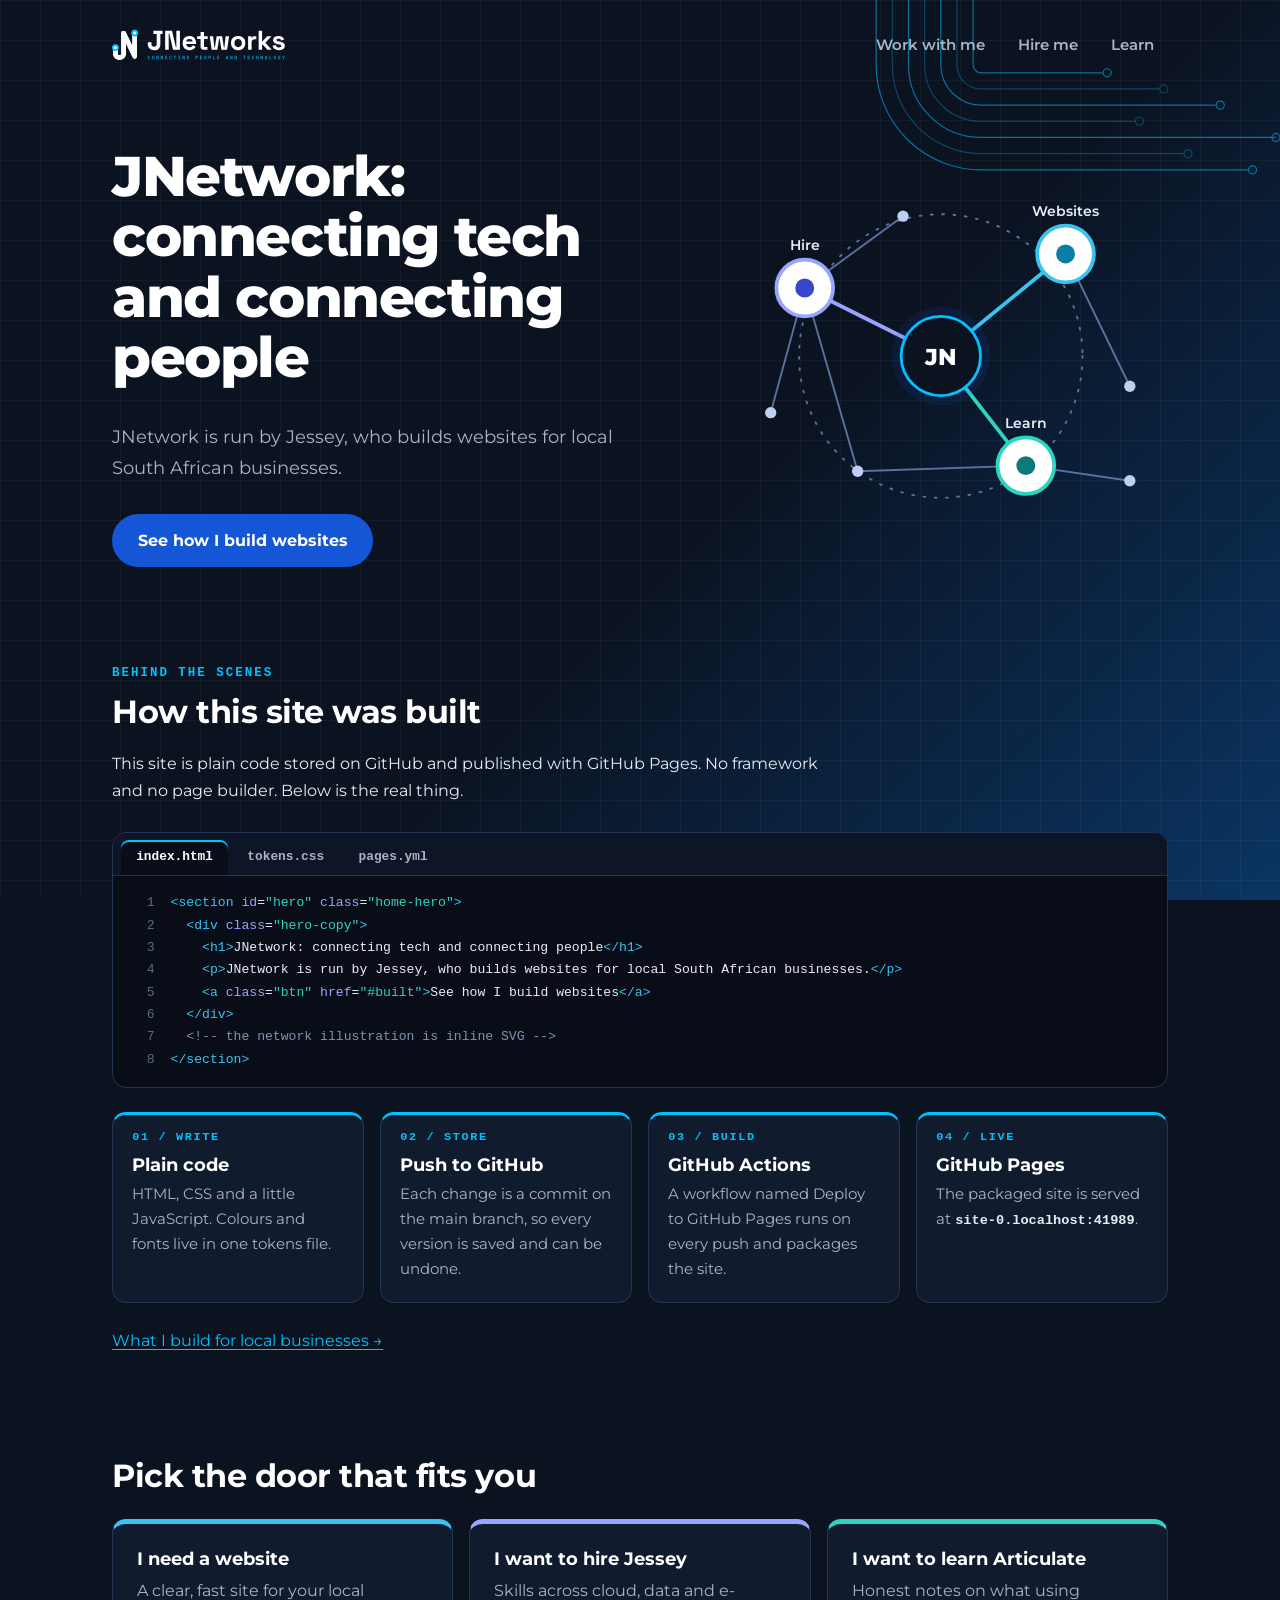
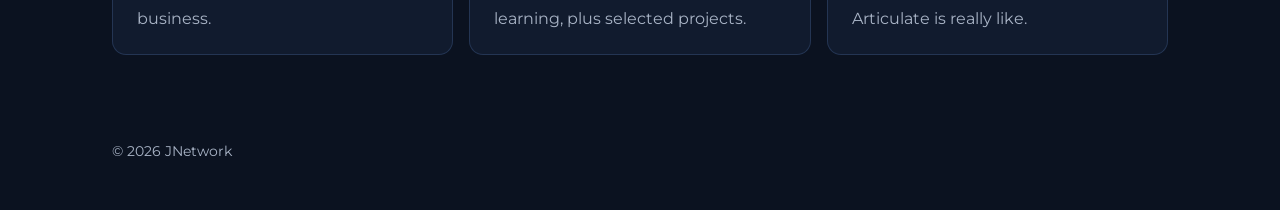
<file: index.html>
<!doctype html>
<html lang="en">
<head>
  <meta charset="utf-8">
  <meta name="viewport" content="width=device-width, initial-scale=1">
  <link rel="icon" href="assets/img/favicon.svg" type="image/svg+xml">
  <meta name="theme-color" content="#0b1220">
  <title>JNetwork | Hub</title>
  <meta name="description" content="JNetwork: connecting tech and connecting people. Websites for local South African businesses, plus cloud, data and e-learning work.">
  <link rel="preconnect" href="https://fonts.googleapis.com">
  <link rel="preconnect" href="https://fonts.gstatic.com" crossorigin>
  <link rel="stylesheet" href="https://fonts.googleapis.com/css2?family=Montserrat:wght@400;600;700;800&display=swap">
  <link rel="stylesheet" href="assets/css/tokens.css">
  <link rel="stylesheet" href="assets/css/base.css">
</head>
<body data-page="home">
  <a class="skip" href="#main">Skip to content</a>
  <header id="site-header"></header>
  <main id="main" class="wrap">
    <section id="hero" class="home-hero">
      <div class="hero-copy">
        <h1>JNetwork: connecting tech and connecting people</h1>
        <p>JNetwork is run by Jessey, who builds websites for local South African businesses.</p>
        <a class="btn" href="#built" data-track="cta-home-hero">See how I build websites</a>
      </div>
      <svg class="hero-art" viewBox="0 0 480 400" aria-hidden="true" focusable="false">
        <g class="faint" fill="none" stroke="#5b72a0" stroke-width="2" stroke-linecap="round">
          <circle cx="240" cy="200" r="150" stroke-dasharray="2 10"/>
          <path d="M96 128 L60 260"/><path d="M96 128 L200 52"/><path d="M372 92 L440 232"/>
          <path d="M330 316 L440 332"/><path d="M330 316 L152 322"/><path d="M96 128 L152 322"/>
        </g>
        <g fill="#bcd0f0"><circle cx="60" cy="260" r="6"/><circle cx="200" cy="52" r="6"/><circle cx="440" cy="232" r="6"/>
          <circle cx="440" cy="332" r="6"/><circle cx="152" cy="322" r="6"/></g>
        <g class="links" fill="none" stroke-width="4" stroke-linecap="round">
          <path pathLength="1" d="M240 200 L372 92" stroke="#38c4ee"/>
          <path pathLength="1" d="M240 200 L96 128" stroke="#9aa4ff"/>
          <path pathLength="1" d="M240 200 L330 316" stroke="#2dd4bf"/>
        </g>
        <g stroke-width="4" fill="#ffffff">
          <circle cx="372" cy="92" r="30" stroke="#38c4ee"/><circle cx="96" cy="128" r="30" stroke="#9aa4ff"/><circle cx="330" cy="316" r="30" stroke="#2dd4bf"/>
        </g>
        <g><circle cx="372" cy="92" r="10" fill="#0a7ea4"/><circle cx="96" cy="128" r="10" fill="#3a46c8"/><circle cx="330" cy="316" r="10" fill="#0b7a7a"/></g>
        <circle cx="240" cy="200" r="52" fill="#1456d6" opacity=".12"/>
        <circle cx="240" cy="200" r="42" fill="#0b1220" stroke="#00c2ff" stroke-width="3"/>
        <text x="240" y="209" text-anchor="middle" font-size="24" font-weight="800" fill="#ffffff" font-family="Montserrat,system-ui,sans-serif">JN</text>
        <g font-family="Montserrat,system-ui,sans-serif" font-size="15" font-weight="600" fill="#e8edf6" text-anchor="middle">
          <text x="372" y="52">Websites</text><text x="96" y="88">Hire</text><text x="330" y="276">Learn</text>
        </g>
      </svg>
    </section>
    <section id="built" class="built" aria-labelledby="built-title">
      <div class="built-head">
        <p class="built-eyebrow">Behind the scenes</p>
        <h2 id="built-title">How this site was built</h2>
        <p>This site is plain code stored on GitHub and published with GitHub Pages. No framework and no page builder. Below is the real thing.</p>
      </div>
      <div class="built-grid">
        <div class="win" role="group" aria-label="Code from this site">
          <div class="win-bar" role="tablist" aria-label="Files">
            <button class="tab" role="tab" id="tab-html" aria-controls="panel-html" aria-selected="true">index.html</button>
            <button class="tab" role="tab" id="tab-css" aria-controls="panel-css" aria-selected="false" tabindex="-1">tokens.css</button>
            <button class="tab" role="tab" id="tab-yml" aria-controls="panel-yml" aria-selected="false" tabindex="-1">pages.yml</button>
          </div>
          <div role="tabpanel" id="panel-html" aria-labelledby="tab-html" tabindex="0"><pre><code><span class="l"><span class="t">&lt;section</span> <span class="a">id</span>=<span class="s">"hero"</span> <span class="a">class</span>=<span class="s">"home-hero"</span><span class="t">&gt;</span></span><span class="l">  <span class="t">&lt;div</span> <span class="a">class</span>=<span class="s">"hero-copy"</span><span class="t">&gt;</span></span><span class="l">    <span class="t">&lt;h1&gt;</span>JNetwork: connecting tech and connecting people<span class="t">&lt;/h1&gt;</span></span><span class="l">    <span class="t">&lt;p&gt;</span>JNetwork is run by Jessey, who builds websites for local South African businesses.<span class="t">&lt;/p&gt;</span></span><span class="l">    <span class="t">&lt;a</span> <span class="a">class</span>=<span class="s">"btn"</span> <span class="a">href</span>=<span class="s">"#built"</span><span class="t">&gt;</span>See how I build websites<span class="t">&lt;/a&gt;</span></span><span class="l">  <span class="t">&lt;/div&gt;</span></span><span class="l">  <span class="c">&lt;!-- the network illustration is inline SVG --&gt;</span></span><span class="l"><span class="t">&lt;/section&gt;</span></span></code></pre></div>
          <div role="tabpanel" id="panel-css" aria-labelledby="tab-css" tabindex="0" hidden><pre><code><span class="l"><span class="t">:root</span> {</span><span class="l">  <span class="a">--c-bg</span>: <span class="s">#0b1220</span>;</span><span class="l">  <span class="a">--c-surface</span>: <span class="s">#111b2e</span>;</span><span class="l">  <span class="a">--c-text</span>: <span class="s">#e8edf6</span>;</span><span class="l">  <span class="a">--c-primary</span>: <span class="s">#1456d6</span>;</span><span class="l">  <span class="a">--c-accent-business</span>: <span class="s">#0a7ea4</span>;</span><span class="l">  <span class="a">--c-accent-employer</span>: <span class="s">#3a46c8</span>;</span><span class="l">  <span class="a">--c-accent-content</span>: <span class="s">#0b7a7a</span>;</span><span class="l">  <span class="c">/* …more tokens… */</span></span><span class="l">  <span class="a">--font-body</span>: <span class="s">"Montserrat", "Segoe UI", system-ui, -apple-system, Roboto, sans-serif</span>;</span><span class="l">}</span></code></pre></div>
          <div role="tabpanel" id="panel-yml" aria-labelledby="tab-yml" tabindex="0" hidden><pre><code><span class="l"><span class="t">name:</span> <span class="s">Deploy to GitHub Pages</span></span><span class="l"><span class="t">on:</span></span><span class="l">  <span class="t">push:</span></span><span class="l">    <span class="t">branches:</span> <span class="s">[main]</span></span><span class="l">  <span class="t">workflow_dispatch:</span></span><span class="l"><span class="c"># permissions and concurrency omitted here</span></span><span class="l"><span class="t">jobs:</span></span><span class="l">  <span class="t">deploy:</span></span><span class="l">    <span class="t">runs-on:</span> <span class="s">ubuntu-latest</span></span><span class="l">    <span class="t">steps:</span></span><span class="l">      - <span class="t">uses:</span> <span class="s">actions/checkout@v4</span></span><span class="l">      - <span class="t">uses:</span> <span class="s">actions/configure-pages@v5</span></span><span class="l">      - <span class="t">uses:</span> <span class="s">actions/upload-pages-artifact@v3</span></span><span class="l">        <span class="t">with:</span></span><span class="l">          <span class="t">path:</span> <span class="s">.</span></span><span class="l">      - <span class="t">id:</span> <span class="s">deployment</span></span><span class="l">        <span class="t">uses:</span> <span class="s">actions/deploy-pages@v4</span></span></code></pre></div>
        </div>
      </div>
      <ol class="flow" aria-label="How a change goes live">
        <li><span class="no">01 / Write</span><h3>Plain code</h3><p>HTML, CSS and a little JavaScript. Colours and fonts live in one tokens file.</p></li>
        <li><span class="no">02 / Store</span><h3>Push to GitHub</h3><p>Each change is a commit on the main branch, so every version is saved and can be undone.</p></li>
        <li><span class="no">03 / Build</span><h3>GitHub Actions</h3><p>A workflow named Deploy to GitHub Pages runs on every push and packages the site.</p></li>
        <li><span class="no">04 / Live</span><h3>GitHub Pages</h3><p>The packaged site is served at <code id="live-address">jnetwork14.github.io/website</code>.</p></li>
      </ol>
      <p class="built-more"><a href="business.html" data-track="built-to-business">What I build for local businesses →</a></p>
    </section>
    <section id="doors">
      <h2>Pick the door that fits you</h2>
      <ul class="tiles">
        <li><a class="tile tile-business" href="business.html" data-track="tile-business">
          <h3>I need a website</h3><p>A clear, fast site for your local business.</p></a></li>
        <li><a class="tile tile-employer" href="employer.html" data-track="tile-employer">
          <h3>I want to hire Jessey</h3><p>Skills across cloud, data and e-learning, plus selected projects.</p></a></li>
        <li><a class="tile tile-content" href="content.html" data-track="tile-content">
          <h3>I want to learn Articulate</h3><p>Honest notes on what using Articulate is really like.</p></a></li>
      </ul>
    </section>
  </main>
  <footer id="site-footer"></footer>
  <script src="assets/js/config.js"></script>
  <script src="assets/js/site.js"></script>
  <script src="assets/js/built.js" defer></script>
</body>
</html>
</file>
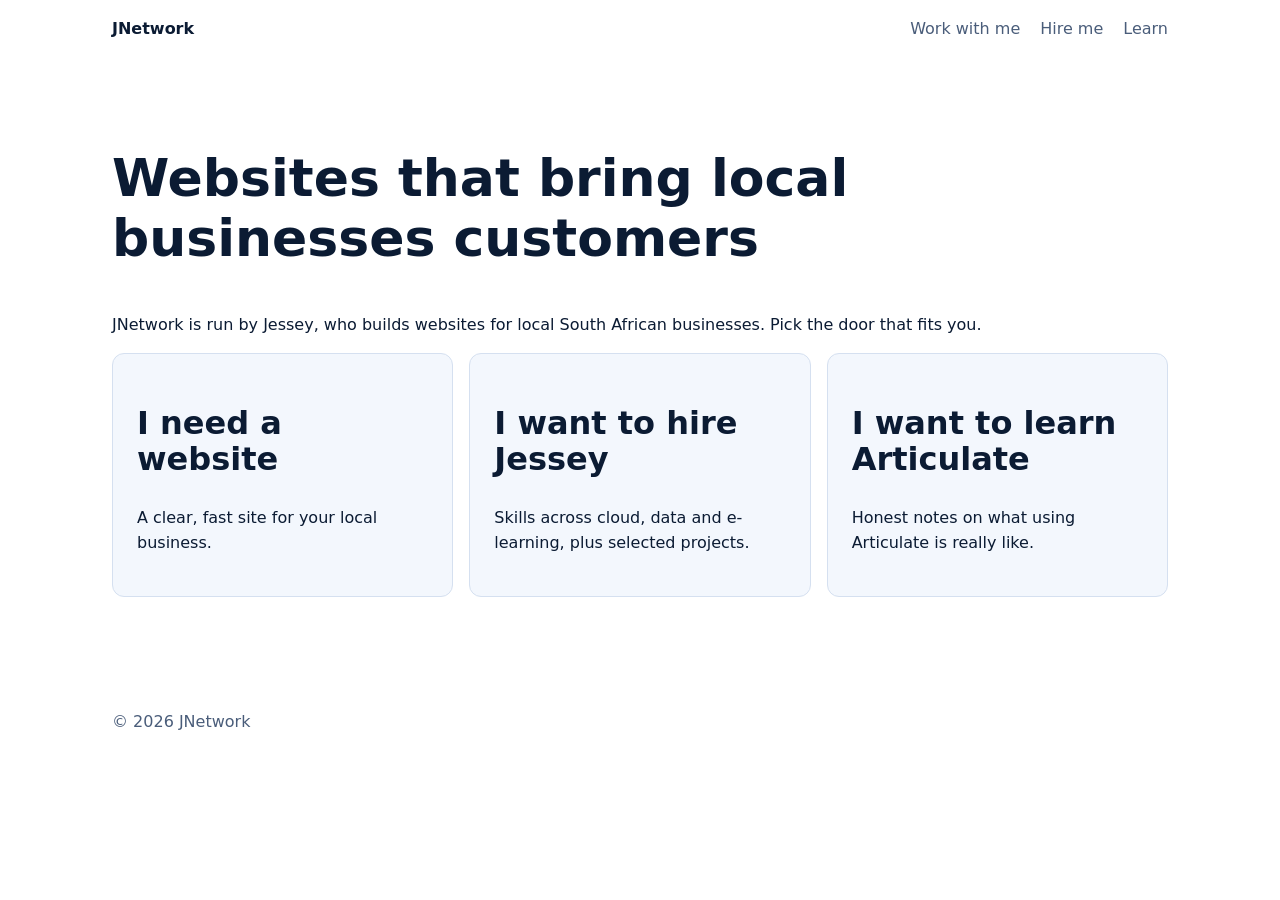
<file: jnetwork-website/index.html>
<!doctype html>
<html lang="en">
<head>
  <meta charset="utf-8">
  <meta name="viewport" content="width=device-width, initial-scale=1">
  <title>JNetwork | Hub</title>
  <meta name="description" content="JNetwork builds clear, fast websites that bring local South African businesses customers.">
  <link rel="stylesheet" href="assets/css/tokens.css">
  <link rel="stylesheet" href="assets/css/base.css">
</head>
<body data-page="home">
  <a class="skip" href="#main">Skip to content</a>
  <header id="site-header"></header>
  <main id="main" class="wrap">
    <section>
      <h1>Websites that bring local businesses customers</h1>
      <p>JNetwork is run by Jessey, who builds websites for local South African businesses. Pick the door that fits you.</p>
      <ul class="tiles">
        <li><a class="tile" href="business.html" data-track="tile-business">
          <h2>I need a website</h2><p>A clear, fast site for your local business.</p></a></li>
        <li><a class="tile" href="employer.html" data-track="tile-employer">
          <h2>I want to hire Jessey</h2><p>Skills across cloud, data and e-learning, plus selected projects.</p></a></li>
        <li><a class="tile" href="content.html" data-track="tile-content">
          <h2>I want to learn Articulate</h2><p>Honest notes on what using Articulate is really like.</p></a></li>
      </ul>
    </section>
  </main>
  <footer id="site-footer"></footer>
  <script src="assets/js/config.js"></script>
  <script src="assets/js/site.js"></script>
</body>
</html>
</file>
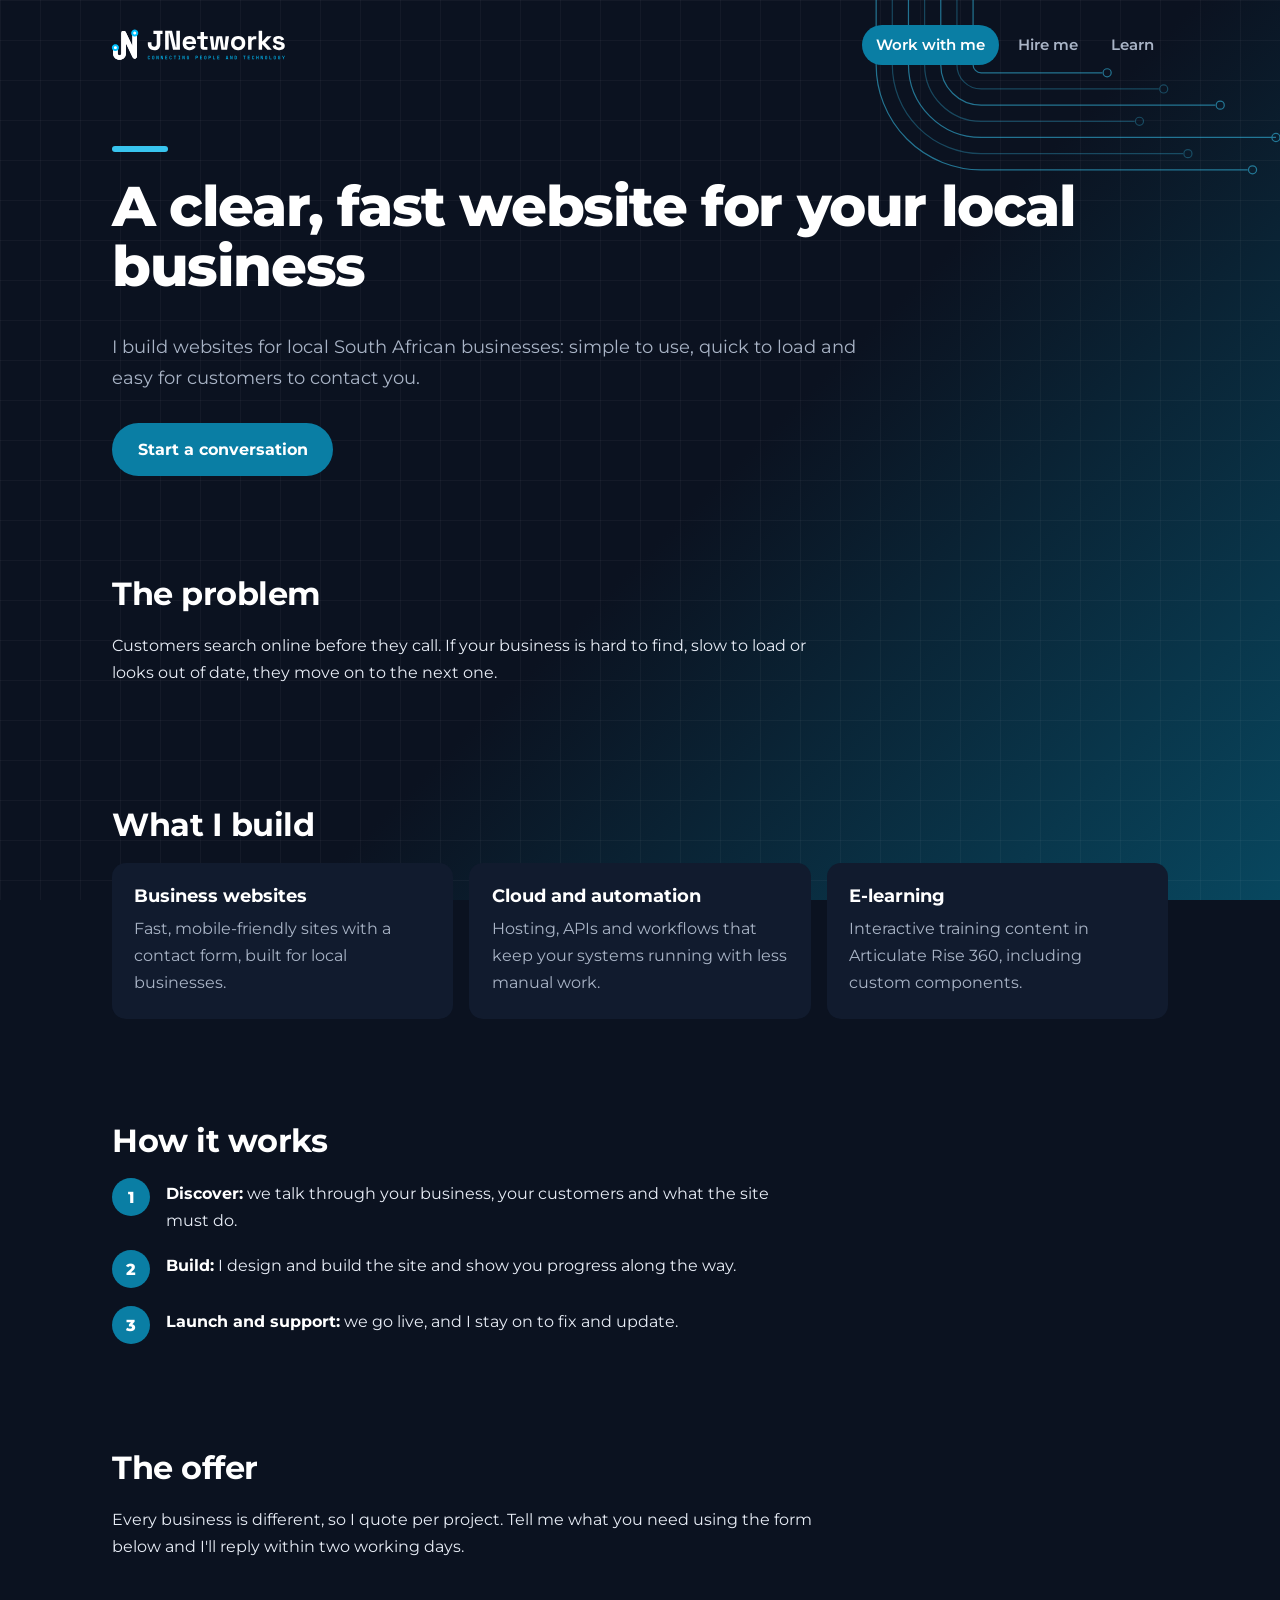
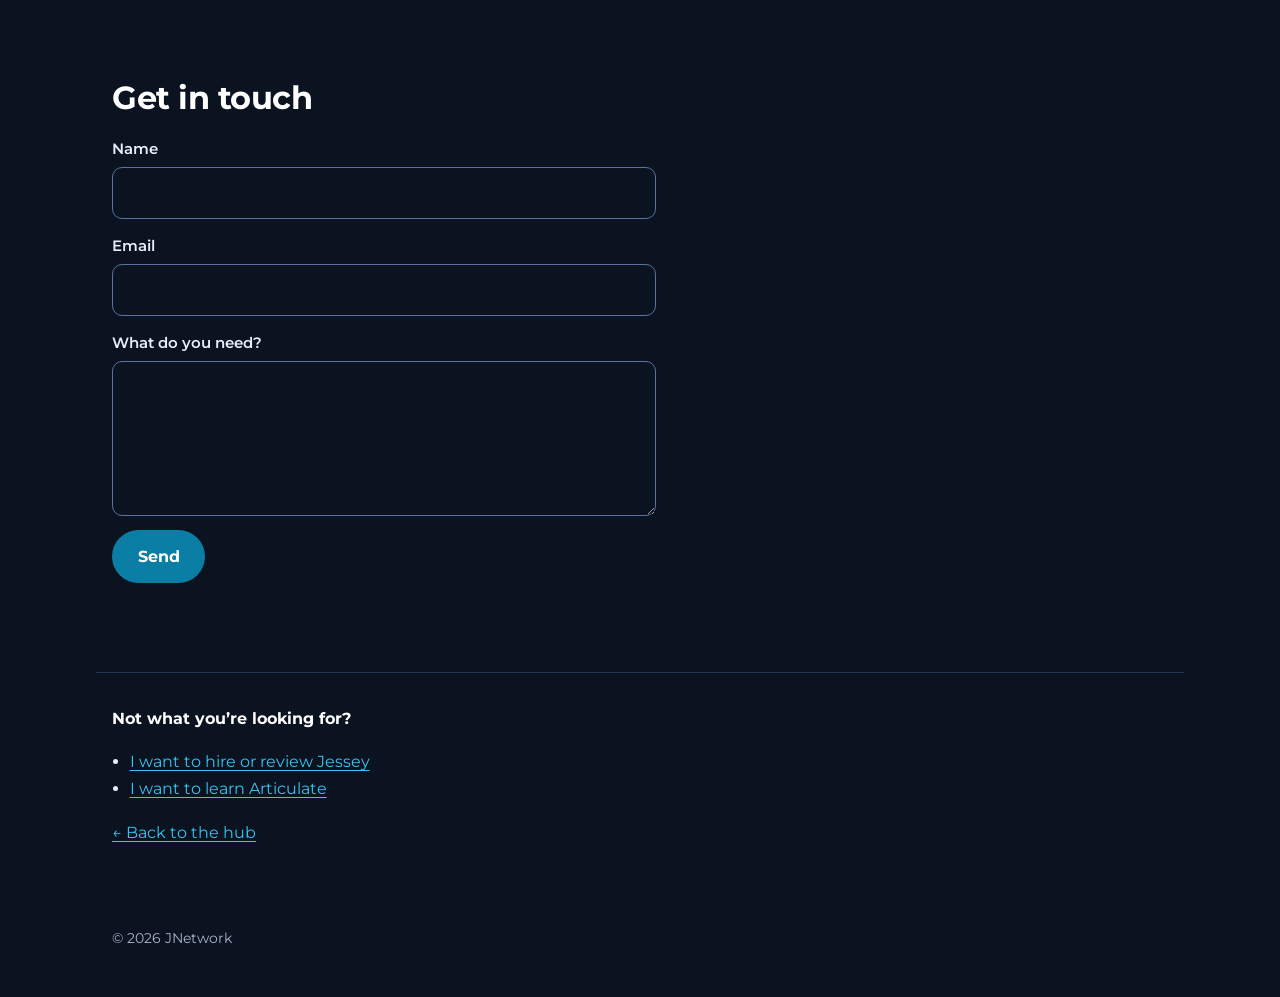
<file: business.html>
<!doctype html>
<html lang="en">
<head>
  <meta charset="utf-8">
  <meta name="viewport" content="width=device-width, initial-scale=1">
  <link rel="icon" href="assets/img/favicon.svg" type="image/svg+xml">
  <meta name="theme-color" content="#0b1220">
  <title>JNetwork | Work with me</title>
  <meta name="description" content="Clear, fast websites for local South African businesses. Request a quote from JNetwork.">
  <link rel="preconnect" href="https://fonts.googleapis.com">
  <link rel="preconnect" href="https://fonts.gstatic.com" crossorigin>
  <link rel="stylesheet" href="https://fonts.googleapis.com/css2?family=Montserrat:wght@400;600;700;800&display=swap">
  <link rel="stylesheet" href="assets/css/tokens.css">
  <link rel="stylesheet" href="assets/css/base.css">
</head>
<body data-page="business">
  <a class="skip" href="#main">Skip to content</a>
  <header id="site-header"></header>
  <main id="main" class="wrap">
    <section id="hero">
      <h1>A clear, fast website for your local business</h1>
      <p>I build websites for local South African businesses: simple to use, quick to load and easy for customers to contact you.</p>
      <a class="btn" href="#contact" data-track="cta-business-hero">Start a conversation</a>
    </section>
    <section id="problem"><h2>The problem</h2><p>Customers search online before they call. If your business is hard to find, slow to load or looks out of date, they move on to the next one.</p></section>
    <section id="proof"><h2>What I build</h2>
      <div class="card-grid">
        <article class="card"><h3>Business websites</h3><p>Fast, mobile-friendly sites with a contact form, built for local businesses.</p></article>
        <article class="card"><h3>Cloud and automation</h3><p>Hosting, APIs and workflows that keep your systems running with less manual work.</p></article>
        <article class="card"><h3>E-learning</h3><p>Interactive training content in Articulate Rise 360, including custom components.</p></article>
      </div>
    </section>
    <section id="process"><h2>How it works</h2>
      <ol><li><strong>Discover:</strong> we talk through your business, your customers and what the site must do.</li><li><strong>Build:</strong> I design and build the site and show you progress along the way.</li><li><strong>Launch and support:</strong> we go live, and I stay on to fix and update.</li></ol>
    </section>
    <section id="offer"><h2>The offer</h2><p>Every business is different, so I quote per project. Tell me what you need using the form below and I'll reply within two working days.</p></section>
    <section id="contact"><h2>Get in touch</h2>
      <form data-contact="business" novalidate>
        <label>Name <input name="name" autocomplete="name"></label>
        <label>Email <input name="email" type="email" autocomplete="email" required></label>
        <label>What do you need? <textarea name="message" rows="5" required></textarea></label>
        <div class="hp" aria-hidden="true"><label>Leave blank <input name="website" tabindex="-1" autocomplete="off"></label></div>
        <button class="btn" type="submit" data-track="cta-business-submit">Send</button>
        <p data-status role="status" aria-live="polite"></p>
      </form>
    </section>
  </main>
  <aside id="audience-switch"></aside>
  <footer id="site-footer"></footer>
  <script src="assets/js/config.js"></script>
  <script src="assets/js/site.js"></script>
</body>
</html>
</file>
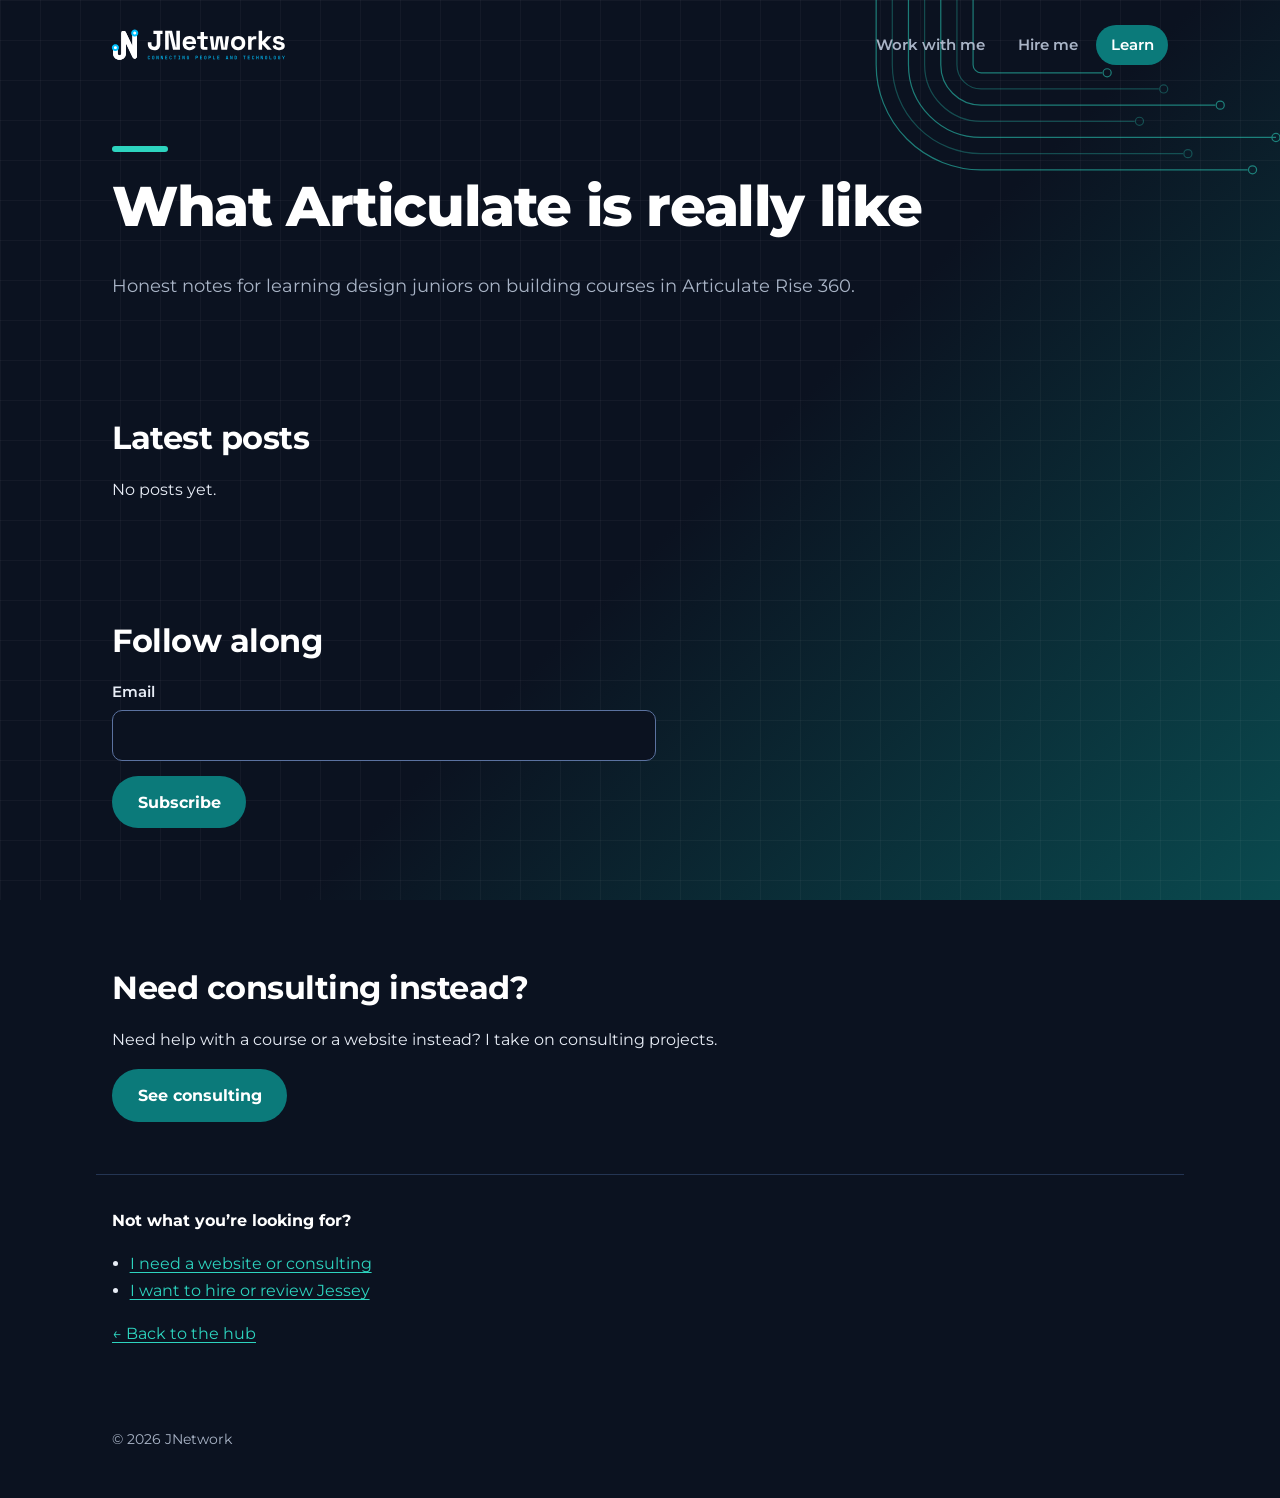
<file: content.html>
<!doctype html>
<html lang="en">
<head>
  <meta charset="utf-8">
  <meta name="viewport" content="width=device-width, initial-scale=1">
  <link rel="icon" href="assets/img/favicon.svg" type="image/svg+xml">
  <meta name="theme-color" content="#0b1220">
  <title>JNetwork | Learn</title>
  <meta name="description" content="Honest notes for learning designers on what using Articulate is really like.">
  <link rel="preconnect" href="https://fonts.googleapis.com">
  <link rel="preconnect" href="https://fonts.gstatic.com" crossorigin>
  <link rel="stylesheet" href="https://fonts.googleapis.com/css2?family=Montserrat:wght@400;600;700;800&display=swap">
  <link rel="stylesheet" href="assets/css/tokens.css">
  <link rel="stylesheet" href="assets/css/base.css">
</head>
<body data-page="content">
  <a class="skip" href="#main">Skip to content</a>
  <header id="site-header"></header>
  <main id="main" class="wrap">
    <section id="hero">
      <h1>What Articulate is really like</h1>
      <p>Honest notes for learning design juniors on building courses in Articulate Rise 360.</p>
    </section>
    <section id="latest"><h2>Latest posts</h2>
      <ul id="posts" data-limit="10"><li>Loading…</li></ul>
    </section>
    <section id="projects-wrap" hidden><h2>Things I've built in Rise</h2>
      <div id="projects" data-projects="content"></div>
    </section>
    <section id="follow"><h2>Follow along</h2>
      <form data-subscribe novalidate>
        <label>Email <input name="email" type="email" autocomplete="email" required></label>
        <div class="hp" aria-hidden="true"><label>Leave blank <input name="website" tabindex="-1" autocomplete="off"></label></div>
        <button class="btn" type="submit" data-track="cta-content-subscribe">Subscribe</button>
        <p data-status role="status" aria-live="polite"></p>
      </form>
    </section>
    <section id="consulting"><h2>Need consulting instead?</h2>
      <p>Need help with a course or a website instead? I take on consulting projects.</p>
      <a class="btn" href="business.html" data-track="cta-content-consulting">See consulting</a>
    </section>
  </main>
  <aside id="audience-switch"></aside>
  <footer id="site-footer"></footer>
  <script src="assets/js/config.js"></script>
  <script src="assets/js/site.js"></script>
</body>
</html>
</file>
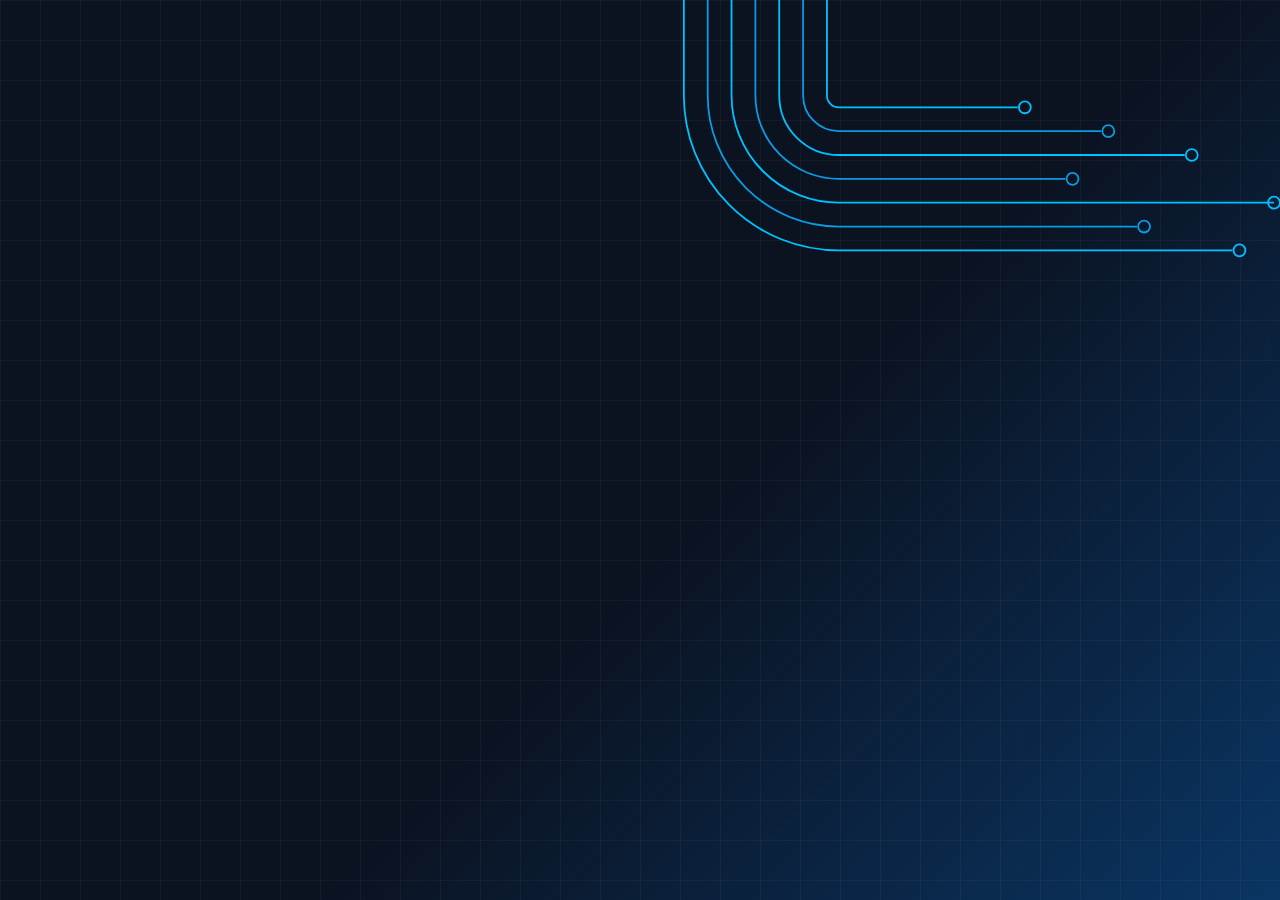
<file: jnetworks-background (1).html>
<!doctype html>
<html lang="en-ZA">
<head>
<meta charset="utf-8">
<meta name="viewport" content="width=device-width, initial-scale=1">
<title>JNetworks background</title>
<style>
/* ===== JNetworks background (CI v2.0): copy from here ===== */
.jn-bg {
  position: relative;
  min-height: 100vh;
  overflow: hidden;
  background:
    linear-gradient(rgba(255,255,255,0.035) 1px, transparent 1px) 0 0 / 40px 40px,
    linear-gradient(90deg, rgba(255,255,255,0.035) 1px, transparent 1px) 0 0 / 40px 40px,
    linear-gradient(135deg, #0B1220 0%, #0B1220 55%, #0A3563 100%);
}
.jn-bg > .jn-routes {
  position: absolute; top: 0; right: 0;
  width: min(62%, 620px); height: auto;
  pointer-events: none;
}
.jn-bg > .jn-content { position: relative; } /* put your page content inside this */
@media (max-width: 820px) {
  .jn-bg > .jn-routes { width: 85%; opacity: 0.6; }
}
/* ===== to here ===== */

body { margin: 0; }
</style>
</head>
<body>

<!-- Put this class on your page wrapper (or just <body>) -->
<div class="jn-bg">
  <svg class="jn-routes" viewBox="0 0 520 230" aria-hidden="true">
    <g fill="none" stroke-width="1.5">
      <path stroke="#00C2FF" d="M20 0V80A130 130 0 0 0 150 210H480"/><circle cx="486" cy="210" r="5" stroke="#00C2FF"/>
      <path stroke="#0A9BE0" d="M40 0V80A110 110 0 0 0 150 190H400"/><circle cx="406" cy="190" r="5" stroke="#0A9BE0"/>
      <path stroke="#00C2FF" d="M60 0V80A90 90 0 0 0 150 170H515"/><circle cx="515" cy="170" r="5" stroke="#00C2FF"/>
      <path stroke="#0A9BE0" d="M80 0V80A70 70 0 0 0 150 150H340"/><circle cx="346" cy="150" r="5" stroke="#0A9BE0"/>
      <path stroke="#00C2FF" d="M100 0V80A50 50 0 0 0 150 130H440"/><circle cx="446" cy="130" r="5" stroke="#00C2FF"/>
      <path stroke="#0A9BE0" d="M120 0V80A30 30 0 0 0 150 110H370"/><circle cx="376" cy="110" r="5" stroke="#0A9BE0"/>
      <path stroke="#00C2FF" d="M140 0V80A10 10 0 0 0 150 90H300"/><circle cx="306" cy="90" r="5" stroke="#00C2FF"/>
    </g>
  </svg>
  <div class="jn-content">
    <!-- your site content goes here -->
  </div>
</div>

</body>
</html>
</file>
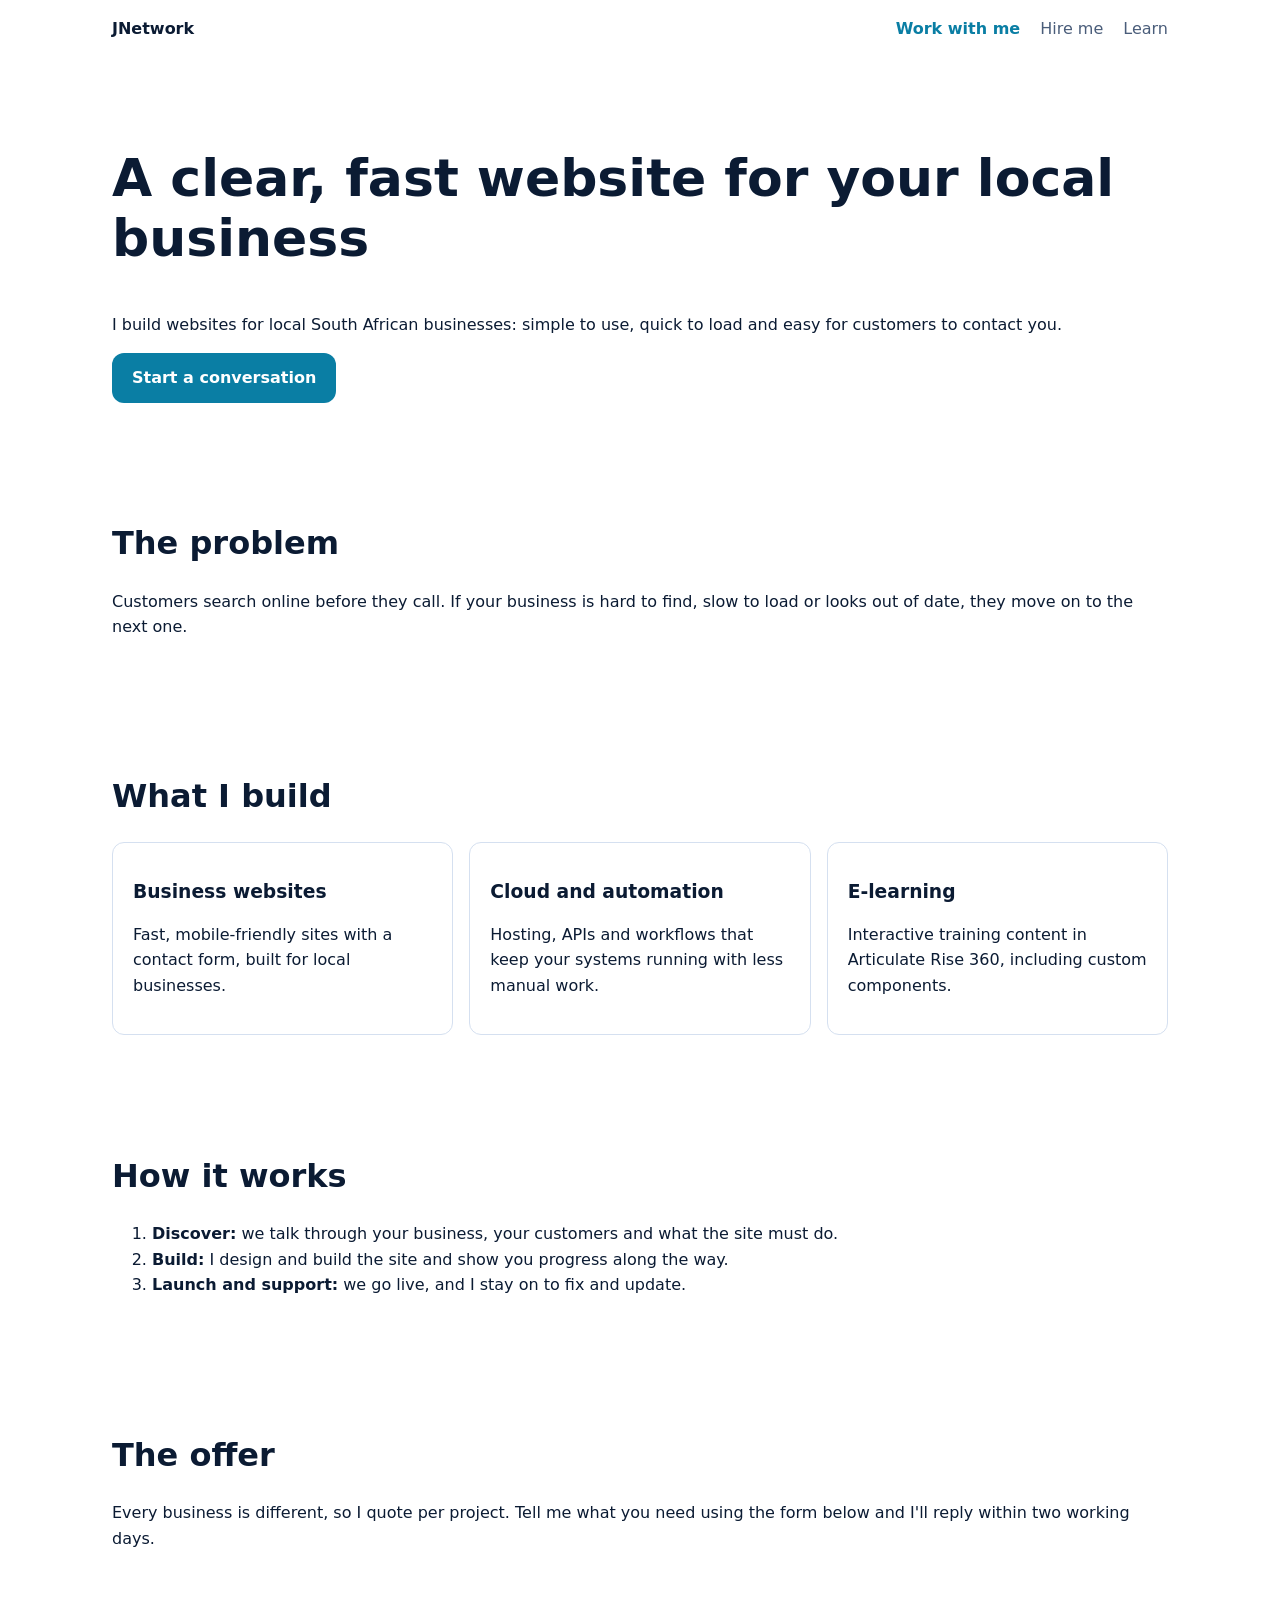
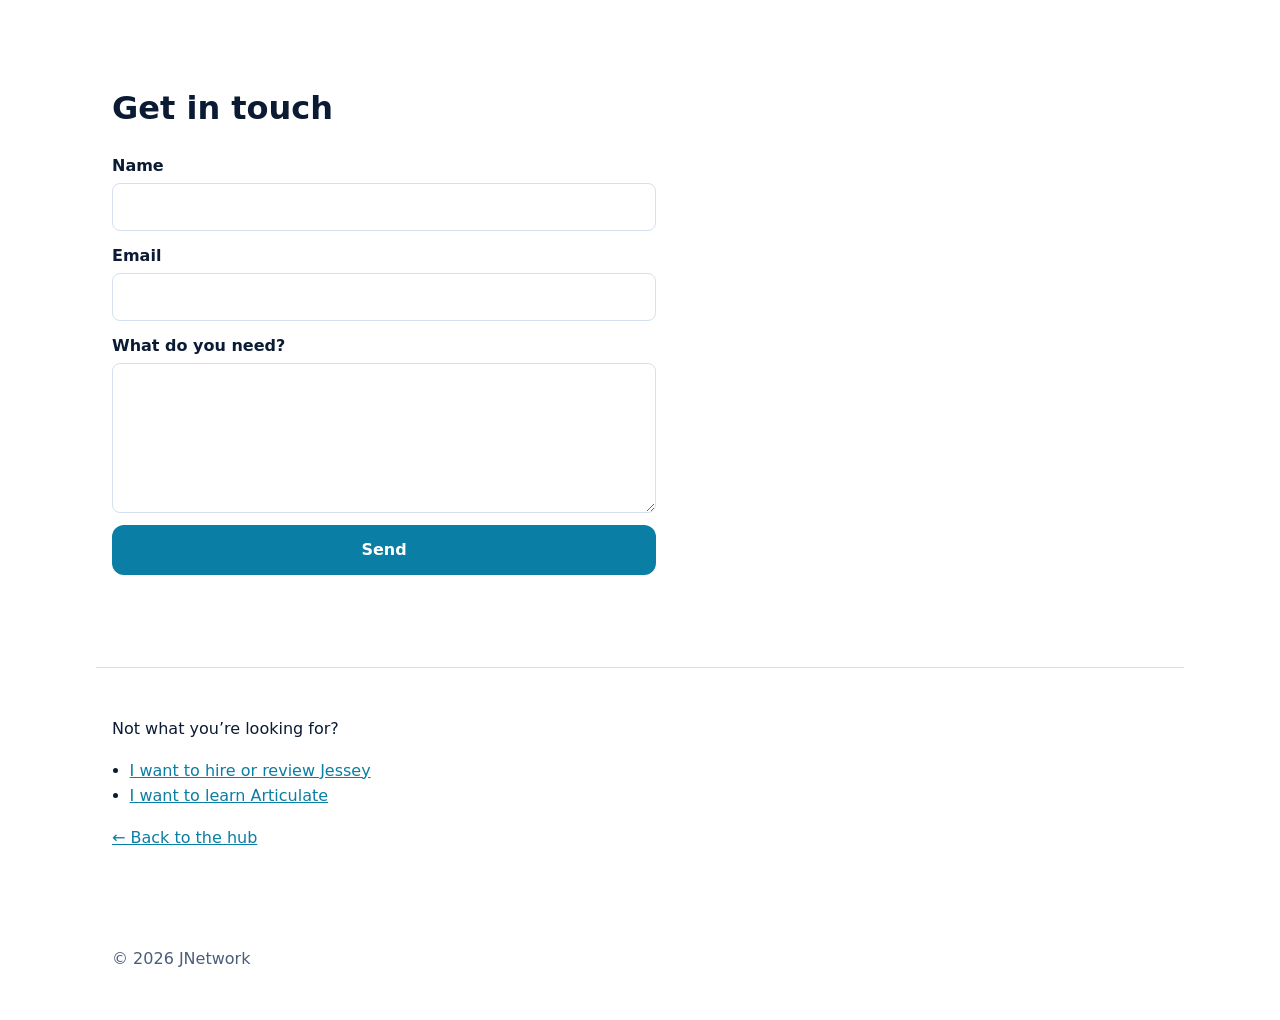
<file: jnetwork-website/business.html>
<!doctype html>
<html lang="en">
<head>
  <meta charset="utf-8">
  <meta name="viewport" content="width=device-width, initial-scale=1">
  <title>JNetwork | Work with me</title>
  <meta name="description" content="Clear, fast websites for local South African businesses. Request a quote from JNetwork.">
  <link rel="stylesheet" href="assets/css/tokens.css">
  <link rel="stylesheet" href="assets/css/base.css">
</head>
<body data-page="business">
  <a class="skip" href="#main">Skip to content</a>
  <header id="site-header"></header>
  <main id="main" class="wrap">
    <section id="hero">
      <h1>A clear, fast website for your local business</h1>
      <p>I build websites for local South African businesses: simple to use, quick to load and easy for customers to contact you.</p>
      <a class="btn" href="#contact" data-track="cta-business-hero">Start a conversation</a>
    </section>
    <section id="problem"><h2>The problem</h2><p>Customers search online before they call. If your business is hard to find, slow to load or looks out of date, they move on to the next one.</p></section>
    <section id="proof"><h2>What I build</h2>
      <div class="card-grid">
        <article class="card"><h3>Business websites</h3><p>Fast, mobile-friendly sites with a contact form, built for local businesses.</p></article>
        <article class="card"><h3>Cloud and automation</h3><p>Hosting, APIs and workflows that keep your systems running with less manual work.</p></article>
        <article class="card"><h3>E-learning</h3><p>Interactive training content in Articulate Rise 360, including custom components.</p></article>
      </div>
    </section>
    <section id="process"><h2>How it works</h2>
      <ol><li><strong>Discover:</strong> we talk through your business, your customers and what the site must do.</li><li><strong>Build:</strong> I design and build the site and show you progress along the way.</li><li><strong>Launch and support:</strong> we go live, and I stay on to fix and update.</li></ol>
    </section>
    <section id="offer"><h2>The offer</h2><p>Every business is different, so I quote per project. Tell me what you need using the form below and I'll reply within two working days.</p></section>
    <section id="contact"><h2>Get in touch</h2>
      <form data-contact="business" novalidate>
        <label>Name <input name="name" autocomplete="name"></label>
        <label>Email <input name="email" type="email" autocomplete="email" required></label>
        <label>What do you need? <textarea name="message" rows="5" required></textarea></label>
        <div class="hp" aria-hidden="true"><label>Leave blank <input name="website" tabindex="-1" autocomplete="off"></label></div>
        <button class="btn" type="submit" data-track="cta-business-submit">Send</button>
        <p data-status role="status" aria-live="polite"></p>
      </form>
    </section>
  </main>
  <aside id="audience-switch"></aside>
  <footer id="site-footer"></footer>
  <script src="assets/js/config.js"></script>
  <script src="assets/js/site.js"></script>
</body>
</html>
</file>
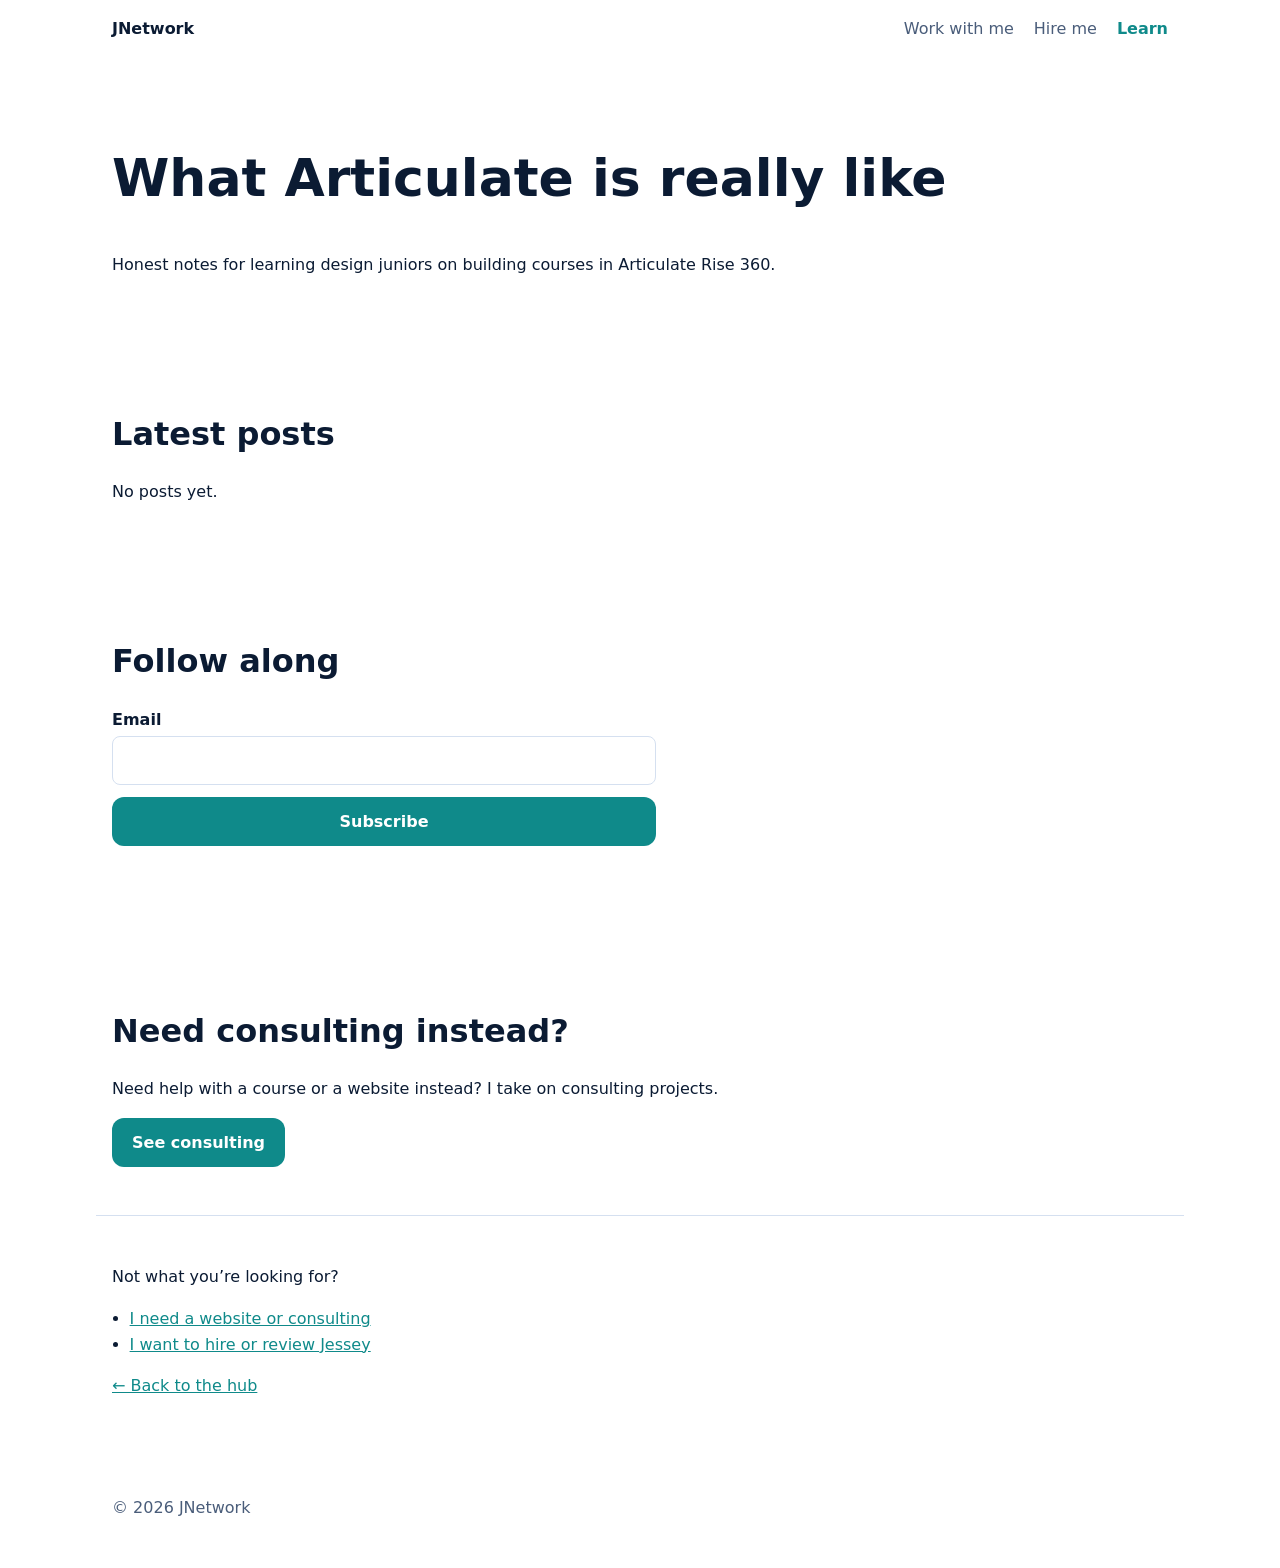
<file: jnetwork-website/content.html>
<!doctype html>
<html lang="en">
<head>
  <meta charset="utf-8">
  <meta name="viewport" content="width=device-width, initial-scale=1">
  <title>JNetwork | Learn</title>
  <meta name="description" content="Honest notes for learning designers on what using Articulate is really like.">
  <link rel="stylesheet" href="assets/css/tokens.css">
  <link rel="stylesheet" href="assets/css/base.css">
</head>
<body data-page="content">
  <a class="skip" href="#main">Skip to content</a>
  <header id="site-header"></header>
  <main id="main" class="wrap">
    <section id="hero">
      <h1>What Articulate is really like</h1>
      <p>Honest notes for learning design juniors on building courses in Articulate Rise 360.</p>
    </section>
    <section id="latest"><h2>Latest posts</h2>
      <ul id="posts" data-limit="10"><li>Loading…</li></ul>
    </section>
    <section id="follow"><h2>Follow along</h2>
      <form data-subscribe novalidate>
        <label>Email <input name="email" type="email" autocomplete="email" required></label>
        <div class="hp" aria-hidden="true"><label>Leave blank <input name="website" tabindex="-1" autocomplete="off"></label></div>
        <button class="btn" type="submit" data-track="cta-content-subscribe">Subscribe</button>
        <p data-status role="status" aria-live="polite"></p>
      </form>
    </section>
    <section id="consulting"><h2>Need consulting instead?</h2>
      <p>Need help with a course or a website instead? I take on consulting projects.</p>
      <a class="btn" href="business.html" data-track="cta-content-consulting">See consulting</a>
    </section>
  </main>
  <aside id="audience-switch"></aside>
  <footer id="site-footer"></footer>
  <script src="assets/js/config.js"></script>
  <script src="assets/js/site.js"></script>
</body>
</html>
</file>
<file: assets/css/tokens.css>
/* DESIGN TOKENS: your territory. Change values here and every page follows.
   Midnight/blue palette from the JNetworks identity; one accent per audience. */
:root {
  --c-bg: #0b1220;
  --c-surface: #111b2e;
  --c-surface-hover: #172640;
  --c-text: #e8edf6;
  --c-muted: #a9b4c6;
  --c-border: #243553;
  --c-primary: #1456d6;
  --c-primary-ink: #ffffff;
  --c-ink-deep: #ffffff;

  /* one accent per audience (solid fills: buttons, active nav) */
  --c-accent-business: #0a7ea4;
  --c-accent-employer: #3a46c8;
  --c-accent-content:  #0b7a7a;

  /* lighter tints of each accent for text, links and lines on the dark background */
  --c-link-home:     #00c2ff;
  --c-link-business: #38c4ee;
  --c-link-employer: #9aa4ff;
  --c-link-content:  #2dd4bf;

  /* background gradient end colour per page (start is always midnight) */
  --c-grad-home:     #0a3563;
  --c-grad-business: #08475f;
  --c-grad-employer: #1c2a6b;
  --c-grad-content:  #0a4a4f;

  --c-ok: #4ade80;
  --c-error: #ff8a80;

  --font-body: "Montserrat", "Segoe UI", system-ui, -apple-system, Roboto, sans-serif;
  --font-head: var(--font-body);
  --fs-base: 1rem;
  --fs-h1: clamp(2.1rem, 5.2vw, 3.5rem);
  --fs-h2: clamp(1.4rem, 3vw, 2rem);

  --space: 1rem;
  --radius: 14px;
  --maxw: 68rem;

  color-scheme: dark;
}
</file>
<file: assets/css/base.css>
/* JNetwork base styles. Colours, fonts and sizes come from tokens.css; change those first.
   JS depends only on: #site-header, #audience-switch, #site-footer, #posts, [data-status], [hidden].
   Colour means audience: blue = hub, teal-blue = business, indigo = employer, green-teal = content. */
*,*::before,*::after{box-sizing:border-box}
html{-webkit-text-size-adjust:100%}
body{margin:0;background:var(--c-bg);color:var(--c-text);font:400 var(--fs-base)/1.7 var(--font-body);
  -webkit-font-smoothing:antialiased}
body[data-page=business]{--c-accent:var(--c-accent-business);--c-link:var(--c-link-business);--c-grad:var(--c-grad-business)}
body[data-page=employer]{--c-accent:var(--c-accent-employer);--c-link:var(--c-link-employer);--c-grad:var(--c-grad-employer)}
body[data-page=content]{--c-accent:var(--c-accent-content);--c-link:var(--c-link-content);--c-grad:var(--c-grad-content)}
body[data-page=home]{--c-accent:var(--c-primary);--c-link:var(--c-link-home);--c-grad:var(--c-grad-home)}

/* ---------- background: faint grid + midnight gradient, routed lines top right ---------- */
body{position:relative;background-color:var(--c-bg)}
body::before{content:"";position:fixed;inset:0;z-index:-1;pointer-events:none;
  background:
    linear-gradient(rgba(255,255,255,.035) 1px,transparent 1px) 0 0/40px 40px,
    linear-gradient(90deg,rgba(255,255,255,.035) 1px,transparent 1px) 0 0/40px 40px,
    linear-gradient(135deg,var(--c-bg) 0%,var(--c-bg) 55%,var(--c-grad,var(--c-grad-home)) 100%)}
body::after{content:"";position:absolute;top:0;right:0;z-index:-1;pointer-events:none;
  width:min(40vw,420px);aspect-ratio:520/230;
  background-color:var(--c-link,var(--c-link-home));opacity:.55;
  -webkit-mask:url("data:image/svg+xml,%3Csvg%20xmlns='http://www.w3.org/2000/svg'%20viewBox='0%200%20520%20230'%3E%3Cg%20fill='none'%20stroke='white'%20stroke-width='1.5'%3E%3Cpath%20stroke-opacity='1'%20d='M20%200V80A130%20130%200%200%200%20150%20210H480'/%3E%3Ccircle%20stroke-opacity='1'%20cx='486'%20cy='210'%20r='5'/%3E%3Cpath%20stroke-opacity='0.55'%20d='M40%200V80A110%20110%200%200%200%20150%20190H400'/%3E%3Ccircle%20stroke-opacity='0.55'%20cx='406'%20cy='190'%20r='5'/%3E%3Cpath%20stroke-opacity='1'%20d='M60%200V80A90%2090%200%200%200%20150%20170H515'/%3E%3Ccircle%20stroke-opacity='1'%20cx='515'%20cy='170'%20r='5'/%3E%3Cpath%20stroke-opacity='0.55'%20d='M80%200V80A70%2070%200%200%200%20150%20150H340'/%3E%3Ccircle%20stroke-opacity='0.55'%20cx='346'%20cy='150'%20r='5'/%3E%3Cpath%20stroke-opacity='1'%20d='M100%200V80A50%2050%200%200%200%20150%20130H440'/%3E%3Ccircle%20stroke-opacity='1'%20cx='446'%20cy='130'%20r='5'/%3E%3Cpath%20stroke-opacity='0.55'%20d='M120%200V80A30%2030%200%200%200%20150%20110H370'/%3E%3Ccircle%20stroke-opacity='0.55'%20cx='376'%20cy='110'%20r='5'/%3E%3Cpath%20stroke-opacity='1'%20d='M140%200V80A10%2010%200%200%200%20150%2090H300'/%3E%3Ccircle%20stroke-opacity='1'%20cx='306'%20cy='90'%20r='5'/%3E%3C/g%3E%3C/svg%3E") no-repeat right top/100% 100%;
  mask:url("data:image/svg+xml,%3Csvg%20xmlns='http://www.w3.org/2000/svg'%20viewBox='0%200%20520%20230'%3E%3Cg%20fill='none'%20stroke='white'%20stroke-width='1.5'%3E%3Cpath%20stroke-opacity='1'%20d='M20%200V80A130%20130%200%200%200%20150%20210H480'/%3E%3Ccircle%20stroke-opacity='1'%20cx='486'%20cy='210'%20r='5'/%3E%3Cpath%20stroke-opacity='0.55'%20d='M40%200V80A110%20110%200%200%200%20150%20190H400'/%3E%3Ccircle%20stroke-opacity='0.55'%20cx='406'%20cy='190'%20r='5'/%3E%3Cpath%20stroke-opacity='1'%20d='M60%200V80A90%2090%200%200%200%20150%20170H515'/%3E%3Ccircle%20stroke-opacity='1'%20cx='515'%20cy='170'%20r='5'/%3E%3Cpath%20stroke-opacity='0.55'%20d='M80%200V80A70%2070%200%200%200%20150%20150H340'/%3E%3Ccircle%20stroke-opacity='0.55'%20cx='346'%20cy='150'%20r='5'/%3E%3Cpath%20stroke-opacity='1'%20d='M100%200V80A50%2050%200%200%200%20150%20130H440'/%3E%3Ccircle%20stroke-opacity='1'%20cx='446'%20cy='130'%20r='5'/%3E%3Cpath%20stroke-opacity='0.55'%20d='M120%200V80A30%2030%200%200%200%20150%20110H370'/%3E%3Ccircle%20stroke-opacity='0.55'%20cx='376'%20cy='110'%20r='5'/%3E%3Cpath%20stroke-opacity='1'%20d='M140%200V80A10%2010%200%200%200%20150%2090H300'/%3E%3Ccircle%20stroke-opacity='1'%20cx='306'%20cy='90'%20r='5'/%3E%3C/g%3E%3C/svg%3E") no-repeat right top/100% 100%}
@media (max-width:52rem){body::after{width:70vw;opacity:.35}}


h1,h2,h3{font-family:var(--font-head);color:var(--c-ink-deep);margin:0 0 .6em}
h1{font-size:var(--fs-h1);font-weight:800;line-height:1.08;letter-spacing:-.025em}
h2{font-size:var(--fs-h2);font-weight:700;line-height:1.15;letter-spacing:-.015em}
h3{font-size:1.1rem;font-weight:700;line-height:1.3;margin-bottom:.4em}
p{margin:0 0 1em;max-width:65ch}
a{color:var(--c-link,var(--c-link-home));text-underline-offset:.2em}
:focus-visible{outline:3px solid var(--c-link,var(--c-link-home));outline-offset:3px;border-radius:4px}
.wrap{max-width:var(--maxw);margin:0 auto;padding:0 var(--space)}

/* ---------- header ---------- */
#site-header{display:flex;flex-wrap:wrap;gap:.75rem 1.5rem;align-items:center;justify-content:space-between;
  max-width:var(--maxw);margin:0 auto;padding:1.1rem var(--space)}
.brand{display:inline-flex;align-items:center;text-decoration:none;color:var(--c-ink-deep)}
.brand img{display:block;height:3.4rem;width:auto;max-width:100%;margin-left:-.6rem}
.nav{display:flex;gap:.25rem;flex-wrap:wrap}
.nav a{padding:.45rem .9rem;border-radius:999px;text-decoration:none;color:var(--c-muted);font-weight:600;font-size:.95rem}
.nav a:hover{background:var(--c-surface);color:var(--c-ink-deep)}
.nav a[aria-current=page]{background:var(--c-accent);color:#fff}

/* ---------- sections ---------- */
.wrap>section{padding:3.25rem 0}
#hero{padding:3.5rem 0 3rem}
#hero::before{content:"";display:block;width:3.5rem;height:.4rem;border-radius:999px;background:var(--c-link,var(--c-link-home));margin-bottom:1.5rem}
#hero p{font-size:1.15rem;color:var(--c-muted)}
#hero .btn{margin-top:.75rem}

/* ---------- homepage hero ---------- */
.home-hero{display:grid;gap:2rem;align-items:center}
#hero.home-hero::before{display:none}
.hero-art{width:100%;max-width:30rem;height:auto;justify-self:center}
@media (min-width:52rem){
  .home-hero{grid-template-columns:1.1fr .9fr;gap:3rem;padding-top:4rem}
}
@media (prefers-reduced-motion:no-preference){
  .hero-art .links path{stroke-dasharray:1;animation:draw 1.1s cubic-bezier(.22,.8,.3,1) .25s both}
  .hero-art .links path:nth-child(2){animation-delay:.5s}
  .hero-art .links path:nth-child(3){animation-delay:.75s}
}
@keyframes draw{from{stroke-dashoffset:1}to{stroke-dashoffset:0}}

/* ---------- doors (homepage tiles) ---------- */
.tiles{display:grid;gap:1rem;grid-template-columns:repeat(auto-fit,minmax(15rem,1fr));padding:0;margin:1.5rem 0 0;list-style:none}
.tile{display:block;height:100%;padding:1.5rem 1.5rem 1.4rem;border:1px solid var(--c-border);
  border-top:5px solid var(--tile-accent,var(--c-link-home));border-radius:var(--radius);
  background:var(--c-surface);text-decoration:none;color:inherit;transition:border-color .15s,background .15s}
.tile h3{color:var(--c-ink-deep)}
.tile p{margin:0;color:var(--c-muted)}
.tile:hover{background:var(--c-surface-hover);border-color:var(--tile-accent,var(--c-link-home))}
.tile-business{--tile-accent:var(--c-link-business)}
.tile-employer{--tile-accent:var(--c-link-employer)}
.tile-content{--tile-accent:var(--c-link-content)}

/* ---------- buttons ---------- */
.btn{display:inline-block;padding:.8rem 1.6rem;border-radius:999px;border:0;cursor:pointer;
  background:var(--c-accent,var(--c-primary));color:var(--c-primary-ink);text-decoration:none;font:inherit;font-weight:700;
  transition:filter .15s}
.btn:hover{filter:brightness(1.15)}
.btn:disabled{opacity:.6;cursor:wait}

/* ---------- cards ---------- */
.card-grid{display:grid;gap:1rem;grid-template-columns:repeat(auto-fit,minmax(15rem,1fr))}
.card{padding:1.4rem;border-radius:var(--radius);background:var(--c-surface)}
.card p{margin:0;color:var(--c-muted)}

/* ---------- process steps (a real sequence, so numbered) ---------- */
#process ol{list-style:none;counter-reset:step;padding:0;margin:1.25rem 0 0;display:grid;gap:1.1rem;max-width:44rem}
#process li{counter-increment:step;position:relative;padding-left:3.4rem;min-height:2.4rem}
#process li::before{content:counter(step);position:absolute;left:0;top:-.1rem;width:2.4rem;height:2.4rem;border-radius:50%;
  background:var(--c-accent);color:#fff;font-weight:800;display:grid;place-items:center}
#process li strong{color:var(--c-ink-deep)}

/* ---------- forms ---------- */
form{display:grid;gap:.9rem;max-width:34rem}
label{display:grid;gap:.3rem;font-weight:600;font-size:.95rem}
input,textarea,select{font:inherit;font-weight:400;padding:.75rem .9rem;border:1.5px solid #5b72a0;border-radius:10px;
  background:var(--c-bg);color:var(--c-text);width:100%}
input:focus-visible,textarea:focus-visible{outline:3px solid var(--c-link,var(--c-link-home));outline-offset:1px;border-color:transparent}
form .btn{justify-self:start}
.hp{position:absolute;left:-9999px;width:1px;height:1px;overflow:hidden}
[data-status]{margin:0;font-size:.95rem;min-height:1.5em}
[data-status][data-state=ok]{color:var(--c-ok)}
[data-status][data-state=error]{color:var(--c-error)}

/* ---------- audience switch, posts, footer ---------- */
#audience-switch{border-top:1px solid var(--c-border);padding:2rem var(--space);max-width:var(--maxw);margin:0 auto}
#audience-switch .switch-lead{font-weight:700;color:var(--c-ink-deep)}
#audience-switch ul{padding-left:1.1rem}
#posts{list-style:none;padding:0;display:grid;gap:1rem}
.post{padding:1.1rem 1.3rem;border-radius:var(--radius);background:var(--c-surface)}
.post h3{margin:.25rem 0}
.post a{text-decoration:none}
.post a:hover h3{text-decoration:underline}
.meta{color:var(--c-muted);font-size:.9rem;margin:.25rem 0}
#site-footer{max-width:var(--maxw);margin:0 auto;padding:2rem var(--space);color:var(--c-muted);font-size:.9rem}
.skip{position:absolute;left:-9999px}.skip:focus{left:1rem;top:1rem;background:#fff;color:#0b1220;padding:.5rem;z-index:9}
@media (prefers-reduced-motion:reduce){*{animation:none!important;transition:none!important}}

/* Make the hidden attribute win over component display rules (e.g. the CV button when the file is missing) */
[hidden]{display:none !important}

/* ---------- homepage: "how this site was built" ---------- */
@media (prefers-reduced-motion:no-preference){html{scroll-behavior:smooth}}
.built{scroll-margin-top:1rem}
.built-head{max-width:46rem}
.built-eyebrow{font:600 .78rem/1 ui-monospace,SFMono-Regular,Menlo,Consolas,monospace;letter-spacing:.16em;text-transform:uppercase;color:var(--c-link);margin:0 0 .9rem}
.built-grid{display:grid;gap:1.25rem;margin-top:1.75rem;grid-template-columns:minmax(0,1fr)}
.win{background:#080d18;border:1px solid var(--c-border);border-radius:var(--radius);overflow:hidden;min-width:0;display:flex;flex-direction:column}
.win>[role=tabpanel]{flex:1;display:flex;min-width:0}
.win>[role=tabpanel] pre{flex:1;min-width:0;max-height:none}
.win-bar{display:flex;gap:.25rem;padding:.45rem .5rem 0;background:#0d1526;border-bottom:1px solid var(--c-border);overflow-x:auto}
.tab{font:600 .8rem/1 ui-monospace,SFMono-Regular,Menlo,Consolas,monospace;color:var(--c-muted);background:none;border:0;padding:.7rem .95rem;border-radius:8px 8px 0 0;cursor:pointer;white-space:nowrap}
.tab:hover{color:#fff}
.tab[aria-selected=true]{color:#fff;background:#080d18;box-shadow:inset 0 2px 0 var(--c-link)}
.win pre{margin:0;padding:1rem 0;overflow:auto;max-height:21rem;font:400 .82rem/1.7 ui-monospace,SFMono-Regular,Menlo,Consolas,monospace;color:var(--c-text)}
.win code{display:block;counter-reset:ln;min-width:max-content;font:inherit}
.l{display:block;padding-right:1.1rem;white-space:pre}
.l::before{counter-increment:ln;content:counter(ln);display:inline-block;width:2.6rem;margin-right:1rem;text-align:right;color:#5b6b88}
.t{color:#38c4ee}.a{color:#9aa4ff}.s{color:#2dd4bf}.c{color:#8392ae}
.flow{list-style:none;padding:0;margin:1.5rem 0 0;display:grid;gap:1rem;grid-template-columns:repeat(auto-fit,minmax(13rem,1fr))}
.flow li{padding:1.1rem 1.2rem 1.2rem;border:1px solid var(--c-border);border-top:3px solid var(--c-link);border-radius:var(--radius);background:var(--c-surface);min-width:0}
.flow .no{display:block;font:600 .74rem/1 ui-monospace,SFMono-Regular,Menlo,Consolas,monospace;letter-spacing:.14em;text-transform:uppercase;color:var(--c-link);margin-bottom:.6rem}
.flow h3{margin:0 0 .35rem}
.flow p{margin:0;color:var(--c-muted);font-size:.92rem}
.flow code{font:600 .85rem ui-monospace,SFMono-Regular,Menlo,Consolas,monospace;color:var(--c-text);overflow-wrap:anywhere}
.built-more{margin:1.5rem 0 0}

/* ---------- projects: screenshot cards ---------- */
.project-grid{display:grid;gap:1.25rem;grid-template-columns:repeat(auto-fit,minmax(17rem,1fr))}
.project{display:flex;flex-direction:column;min-width:0;overflow:hidden;background:var(--c-surface);border:1px solid var(--c-border);border-radius:var(--radius)}
.project-shot{position:relative;margin:0;aspect-ratio:16/10;background:linear-gradient(135deg,var(--c-surface-hover),var(--c-bg));border-bottom:1px solid var(--c-border)}
.project-ph{position:absolute;inset:0;display:grid;place-items:center;font:800 2.4rem/1 var(--font-head);letter-spacing:.04em;color:var(--c-link);opacity:.5}
.project-shot img{position:absolute;inset:0;width:100%;height:100%;object-fit:cover;object-position:top;background:var(--c-bg)}
.project-body{display:flex;flex-direction:column;gap:.6rem;flex:1;padding:1.15rem 1.25rem 1.3rem}
.project-body h3{margin:0}
.project-body p{margin:0;color:var(--c-muted);font-size:.95rem}
.project-tags{list-style:none;margin:0;padding:0;display:flex;flex-wrap:wrap;gap:.4rem}
.project-tags li{font:600 .72rem/1 ui-monospace,SFMono-Regular,Menlo,Consolas,monospace;padding:.32rem .6rem;border:1px solid var(--c-border);border-radius:999px;color:var(--c-muted)}
.project-link{margin-top:auto;align-self:flex-start;padding:.6rem 1.2rem;font-size:.92rem}
</file>
<file: jnetwork-website/assets/css/tokens.css>
/* DESIGN TOKENS: your territory. Change values here and every page follows.
   Blue/white starter palette per your Notion brief; one accent per audience. */
:root {
  --c-bg: #ffffff;
  --c-surface: #f3f7fd;
  --c-text: #0b1b33;
  --c-muted: #4a5d7a;
  --c-border: #d5e0f0;
  --c-primary: #1456d6;
  --c-primary-ink: #ffffff;

  /* one accent per audience */
  --c-accent-business: #0a7ea4;
  --c-accent-employer: #3a46c8;
  --c-accent-content:  #0f8a8a;

  --font-body: system-ui, -apple-system, "Segoe UI", Roboto, sans-serif;
  --font-head: var(--font-body);
  --fs-base: 1rem;
  --fs-h1: clamp(2rem, 5vw, 3.25rem);
  --fs-h2: clamp(1.4rem, 3vw, 2rem);

  --space: 1rem;
  --radius: 12px;
  --maxw: 68rem;
}
</file>
<file: jnetwork-website/assets/css/base.css>
/* Structural minimum so the site is usable before you restyle it. Safe to replace entirely.
   JS depends only on: #site-header, #audience-switch, #site-footer, #posts, [data-status]. */
*,*::before,*::after{box-sizing:border-box}
body{margin:0;background:var(--c-bg);color:var(--c-text);font:var(--fs-base)/1.6 var(--font-body)}
body[data-page=business]{--c-accent:var(--c-accent-business)}
body[data-page=employer]{--c-accent:var(--c-accent-employer)}
body[data-page=content]{--c-accent:var(--c-accent-content)}
body[data-page=home]{--c-accent:var(--c-primary)}
h1,h2,h3{font-family:var(--font-head);line-height:1.15}
h1{font-size:var(--fs-h1)}h2{font-size:var(--fs-h2)}
a{color:var(--c-accent,var(--c-primary))}
.wrap{max-width:var(--maxw);margin:0 auto;padding:0 var(--space)}
#site-header{display:flex;flex-wrap:wrap;gap:1rem;align-items:center;justify-content:space-between;
  max-width:var(--maxw);margin:0 auto;padding:1rem var(--space)}
.brand{font-weight:700;text-decoration:none;color:var(--c-text)}
.nav{display:flex;gap:1.25rem;flex-wrap:wrap}
.nav a{text-decoration:none;color:var(--c-muted)}
.nav a[aria-current=page]{color:var(--c-accent);font-weight:600}
section{padding:3rem 0}
.tiles{display:grid;gap:1rem;grid-template-columns:repeat(auto-fit,minmax(15rem,1fr));padding:0;list-style:none}
.tile{display:block;padding:1.5rem;border:1px solid var(--c-border);border-radius:var(--radius);
  background:var(--c-surface);text-decoration:none;color:inherit}
.tile:hover,.tile:focus-visible{border-color:var(--c-primary)}
.btn{display:inline-block;padding:.75rem 1.25rem;border-radius:var(--radius);border:0;cursor:pointer;
  background:var(--c-accent,var(--c-primary));color:var(--c-primary-ink);text-decoration:none;font:inherit;font-weight:600}
.btn:disabled{opacity:.6;cursor:wait}
.card-grid{display:grid;gap:1rem;grid-template-columns:repeat(auto-fit,minmax(14rem,1fr))}
.card{padding:1.25rem;border:1px solid var(--c-border);border-radius:var(--radius)}
form{display:grid;gap:.75rem;max-width:34rem}
label{display:grid;gap:.25rem;font-weight:600}
input,textarea,select{font:inherit;padding:.65rem;border:1px solid var(--c-border);border-radius:8px}
.hp{position:absolute;left:-9999px;width:1px;height:1px;overflow:hidden}
[data-status][data-state=ok]{color:#0a6b3a}
[data-status][data-state=error]{color:#b3261e}
#audience-switch{border-top:1px solid var(--c-border);padding:2rem var(--space);max-width:var(--maxw);margin:0 auto}
#audience-switch ul{padding-left:1.1rem}
#posts{list-style:none;padding:0;display:grid;gap:1rem}
.post{padding:1rem 1.25rem;border:1px solid var(--c-border);border-radius:var(--radius)}
.post h3{margin:.25rem 0}
.meta{color:var(--c-muted);font-size:.9rem;margin:.25rem 0}
#site-footer{max-width:var(--maxw);margin:0 auto;padding:2rem var(--space);color:var(--c-muted)}
.skip{position:absolute;left:-9999px}.skip:focus{left:1rem;top:1rem;background:#fff;padding:.5rem;z-index:9}
@media (prefers-reduced-motion:reduce){*{animation:none!important;transition:none!important}}

/* Make the hidden attribute win over component display rules (e.g. the CV button when the file is missing) */
[hidden]{display:none !important}
</file>
